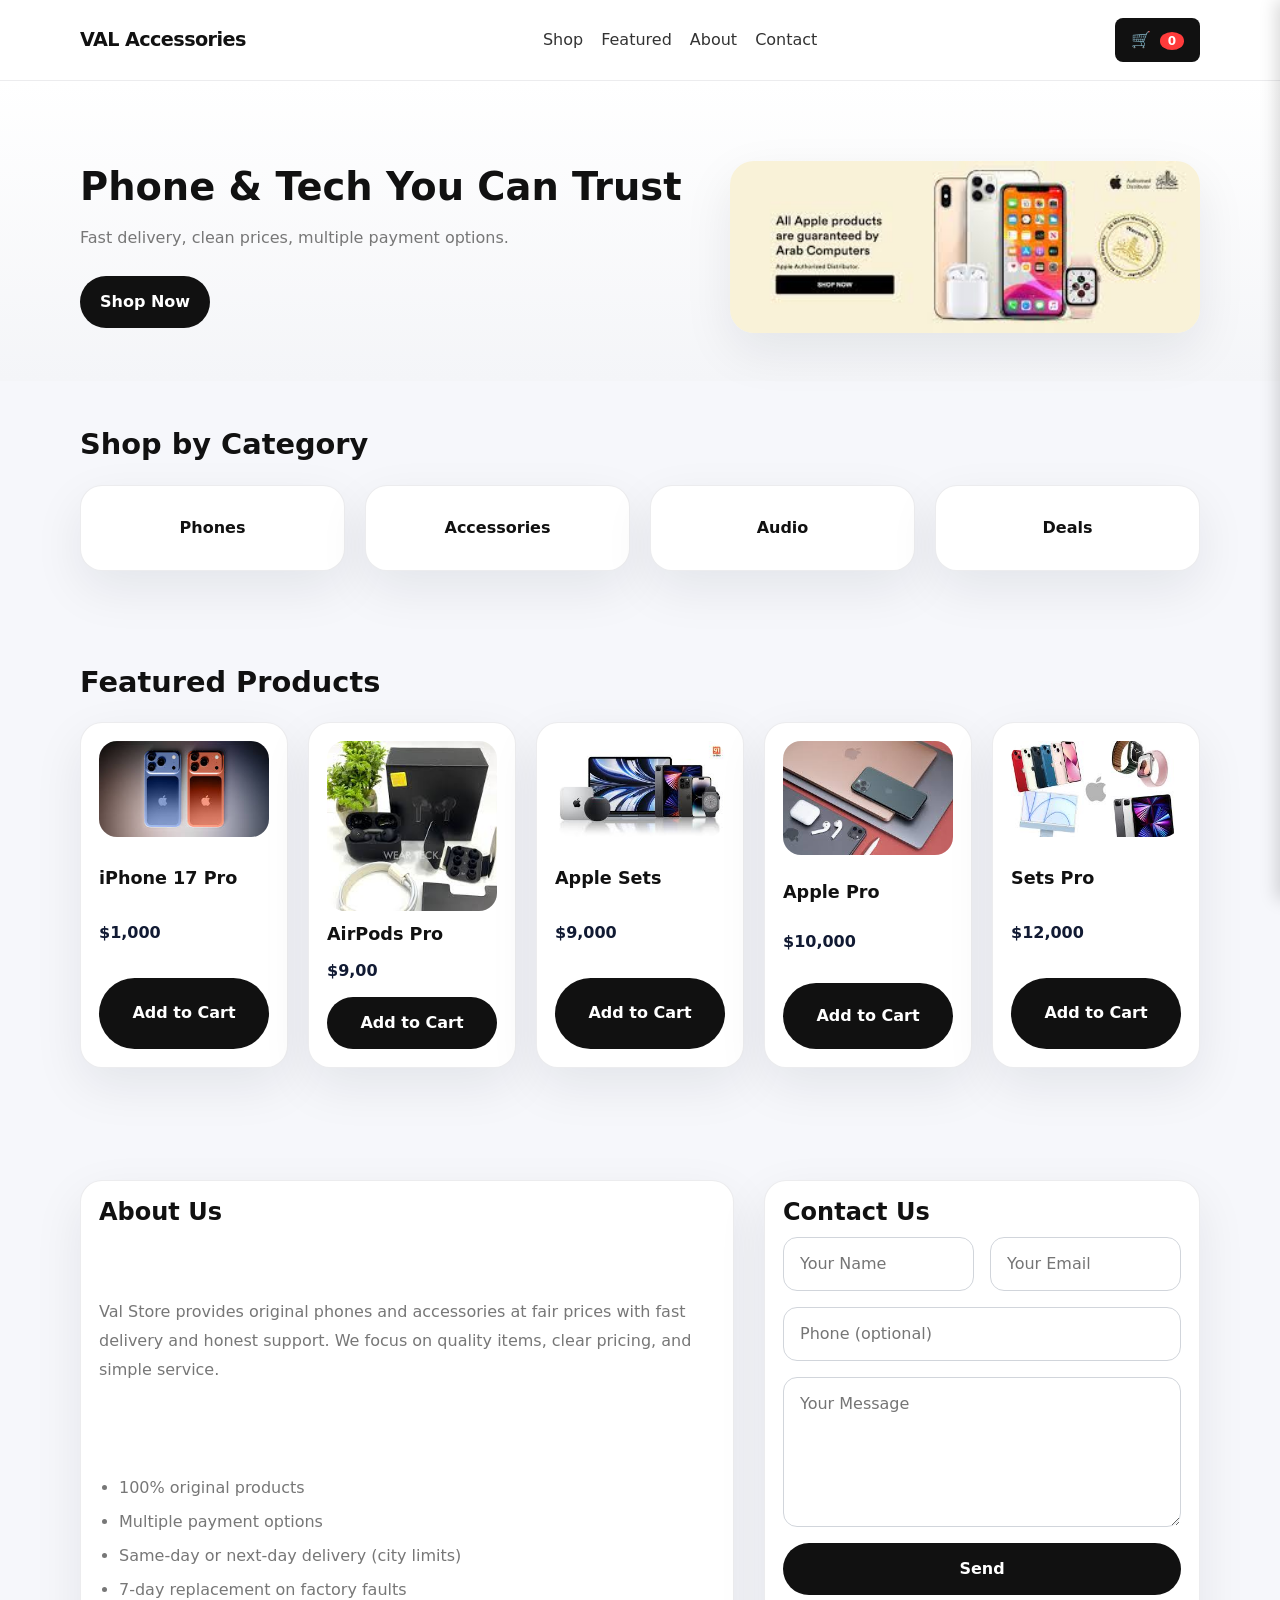
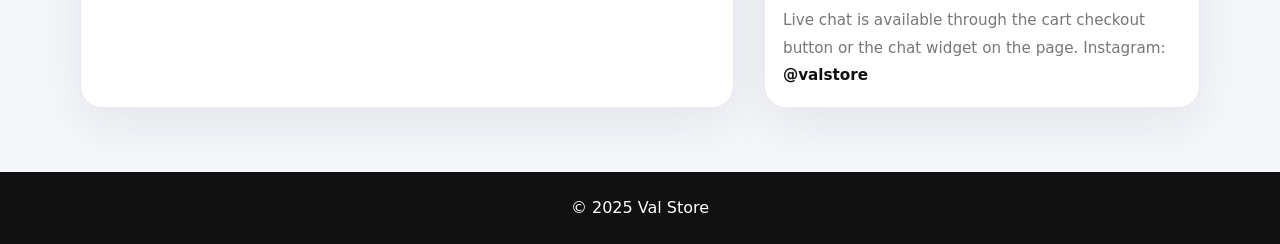
<file: index.html>
<!DOCTYPE html>
<html lang="en">
<head>
    <meta charset="UTF-8">
    <meta name="viewport" content="width=device-width, initial-scale=1.0">
    <title>Val Phone Accessories Store</title>
    <link rel="stylesheet" href="styles.css">
</head>
<body>
    <!-- HEADER -->
    <header class="site-header">
        <div class="container topbar">
            <div class="brand">VAL Accessories</div>
            <nav class="nav">
                <a href="shop.html">Shop</a>
                <a href="#featured">Featured</a>
                <a href="about.html">About</a>
                <a href="contact.html">Contact</a>
            </nav>
            <button class="cart-toggle" id="cartToggle" aria-label="Open cart">
                🛒 <span class="cart-count" id="cartCount">0</span>
            </button>
        </div>
    </header>

    <!-- HERO -->
    <section class="hero">
        <div class="container hero-inner">
            <div class="hero-text">
                <h2>Phone & Tech You Can Trust</h2>
                <p>Fast delivery, clean prices, multiple payment options.</p>
                <a href="shop.html" class="btn">Shop Now</a>
            </div>
            <div class="hero-img">
                <img src="banner.jpeg" alt="Hero Banner">
            </div>
        </div>
    </section>

    <!-- CATEGORIES -->
    <section class="categories container" id="shop">
        <h2>Shop by Category</h2>
        <div class="grid">
            <div class="cat-card">Phones</div>
            <div class="cat-card">Accessories</div>
            <div class="cat-card">Audio</div>
            <div class="cat-card">Deals</div>
        </div>
    </section>

    <!-- FEATURED PRODUCTS -->
    <section class="featured container" id="featured">
        <h2>Featured Products</h2>
        <div class="grid">
            <div class="product-card" data-id="iphone-17pro" data-name="iPhone 17 Pro" data-price="30000" data-img="iphone-17pro.jpeg">
                <img src="iphone-17pro.jpeg" alt="iPhone 17 Pro">
                <h3>iPhone 17 Pro</h3>
                <p class="price">$1,000</p>
                <button class="btn add-to-cart">Add to Cart</button>
            </div>
            <div class="product-card" data-id="airpods-pro" data-name="AirPods Pro" data-price="13000" data-img="AirPods-pro.jpeg">
                <img src="AirPods-pro.jpeg" alt="AirPods Pro">
                <h3>AirPods Pro</h3>
                <p class="price">$9,00</p>
                <button class="btn add-to-cart">Add to Cart</button>
            </div>
            <div class="product-card" data-id="apple-sets" data-name="Apple Sets" data-price="18000" data-img="nice.jpeg">
                <img src="nice.jpeg" alt="Apple Sets">
                <h3>Apple Sets</h3>
                <p class="price">$9,000</p>
                <button class="btn add-to-cart">Add to Cart</button>
            </div>
            <div class="product-card" data-id="apple-pro" data-name="Apple Pro" data-price="22000" data-img="okay.jpeg">
                <img src="okay.jpeg" alt="Apple Pro">
                <h3>Apple Pro</h3>
                <p class="price">$10,000</p>
                <button class="btn add-to-cart">Add to Cart</button>
            </div>
            <div class="product-card" data-id="sets-pro" data-name="Sets Pro" data-price="25000" data-img="good.jpeg">
                <img src="good.jpeg" alt="Sets Pro">
                <h3>Sets Pro</h3>
                <p class="price">$12,000</p>
                <button class="btn add-to-cart">Add to Cart</button>
            </div>
        </div>
    </section>

    <!-- ABOUT / CONTACT -->
    <section class="section">
        <div class="container about-contact">
            <div class="card about">
                <h2>About Us</h2>
                <p>
                    Val Store provides original phones and accessories at fair prices with fast delivery
                    and honest support. We focus on quality items, clear pricing, and simple service.
                </p>
                <ul class="bullets">
                    <li>100% original products</li>
                    <li>Multiple payment options</li>
                    <li>Same-day or next-day delivery (city limits)</li>
                    <li>7-day replacement on factory faults</li>
                </ul>
            </div>

            <div class="card contact" id="contact">
                <h2>Contact Us</h2>
                <form class="contact-form" action="#" method="post">
                    <div class="grid2">
                        <input type="text" name="name" placeholder="Your Name" required>
                        <input type="email" name="email" placeholder="Your Email" required>
                    </div>
                    <input type="tel" name="phone" placeholder="Phone (optional)">
                    <textarea name="message" rows="5" placeholder="Your Message" required></textarea>
                    <button type="submit" class="btn">Send</button>
                </form>
                <div class="small print">
                    Live chat is available through the cart checkout button or the chat widget on the page.
                    Instagram: <a href="#" target="_blank">@valstore</a>
                </div>
            </div>
        </div>
    </section>

    <!-- FOOTER -->
    <footer class="site-footer">
        <div class="container">
            <p>© 2025 Val Store</p>
        </div>
    </footer>

    <!-- CART SLIDEOUT -->
    <div class="cart-overlay" id="cartOverlay"></div>
    <aside class="cart-drawer" id="cartDrawer" aria-hidden="true">
        <div class="cart-header">
            <h3>Your Cart</h3>
            <button class="cart-close" id="cartClose" aria-label="Close cart">✕</button>
        </div>
        <div class="cart-items" id="cartItems"></div>
        <div class="cart-footer">
            <div class="cart-total">
                <span>Total:</span>
                <strong id="cartTotal">$0</strong>
            </div>
            <div class="cart-actions" style="display:flex;gap:10px;flex-wrap:wrap;">
                <button class="btn btn-checkout" id="checkoutBtn">Checkout via Chat</button>
                <button class="btn" id="copyOrderBtn" type="button">Copy Order Text</button>
            </div>
            <p class="cart-note">You'll be connected to live chat to complete your order, receive a secure payment link, and confirm delivery details (state, phone, address, email). Use the "Copy Order Text" button to copy and paste into live chat.</p>
        </div>
    </aside>

    <!--Start of Tawk.to Script-->
<script type="text/javascript">
var Tawk_API=Tawk_API||{}, Tawk_LoadStart=new Date();
(function(){
var s1=document.createElement("script"),s0=document.getElementsByTagName("script")[0];
s1.async=true;
s1.src='https://embed.tawk.to/6a3216aeb6462d1d44111452/default';
s1.charset='UTF-8';
s1.setAttribute('crossorigin','*');
s0.parentNode.insertBefore(s1,s0);
})();
</script>
<!--End of Tawk.to Script-->

    <script src="app.js"></script>
</body>
</html>
</file>
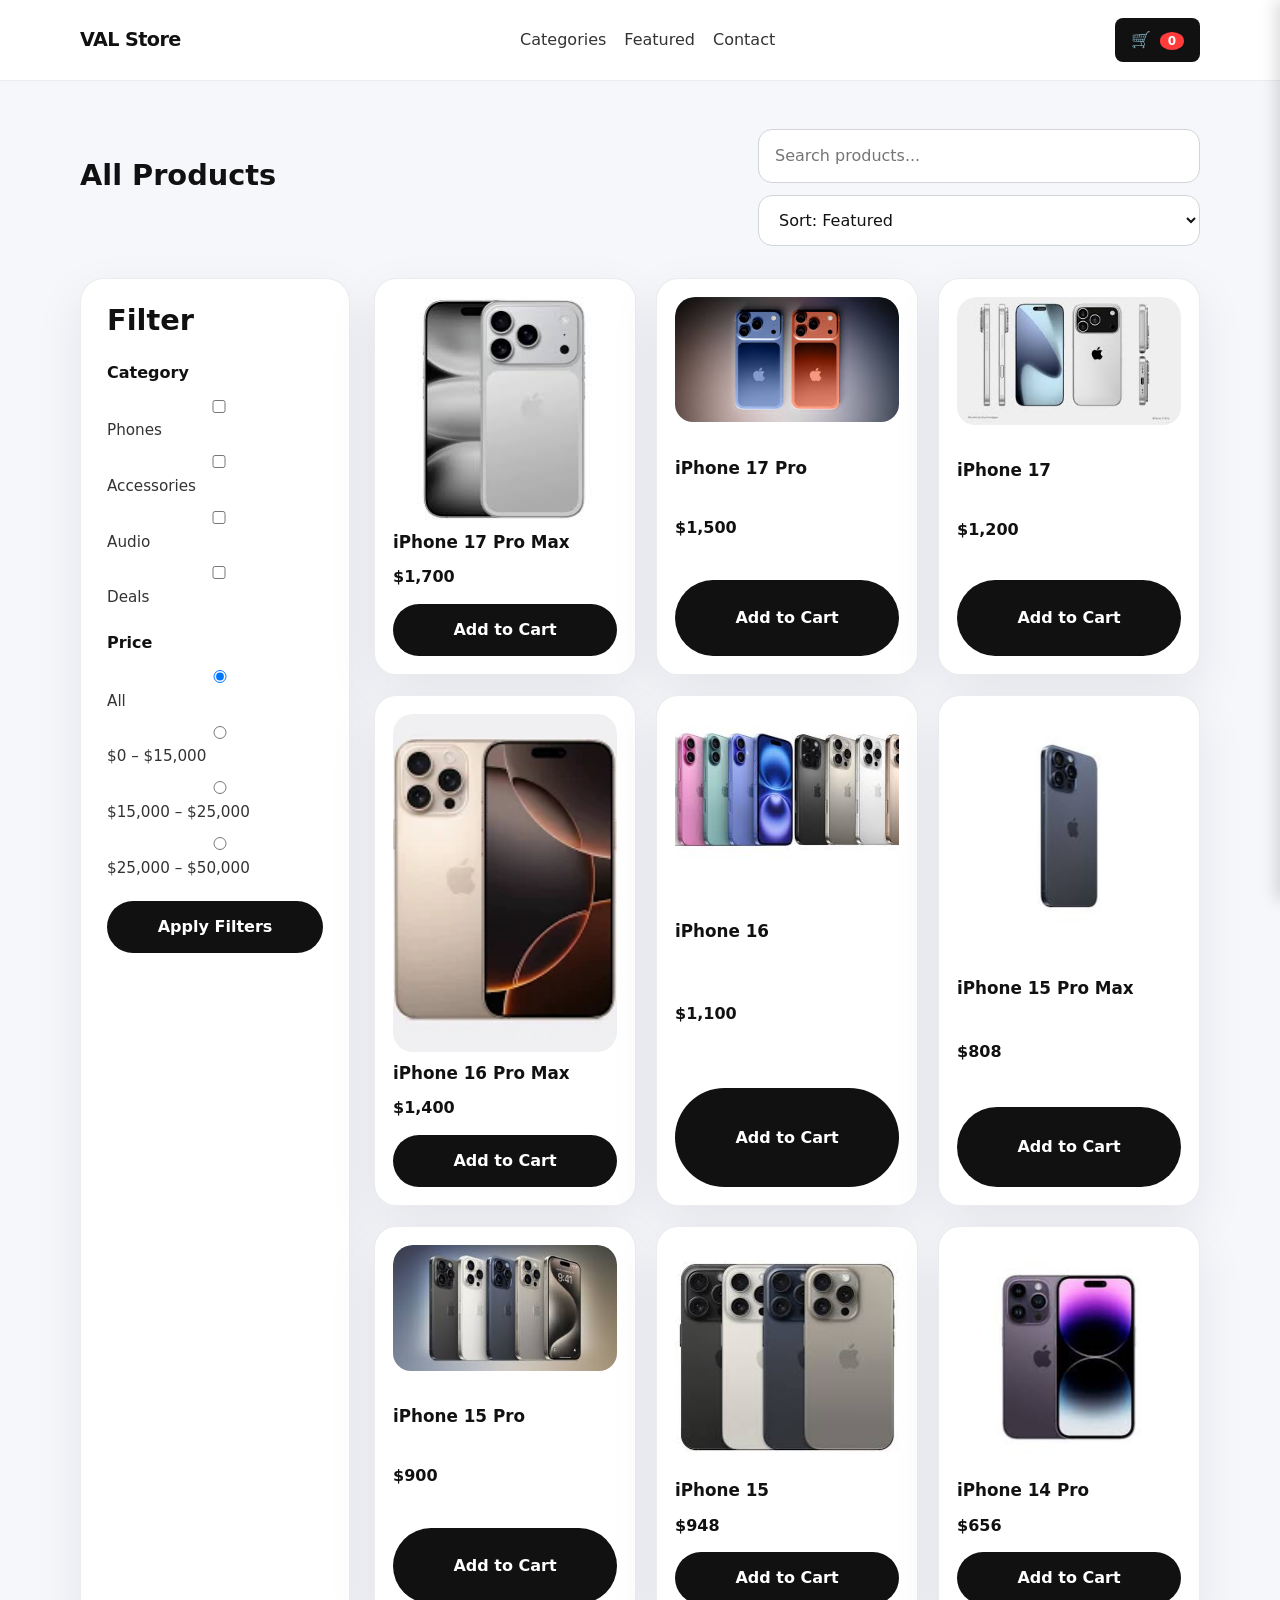
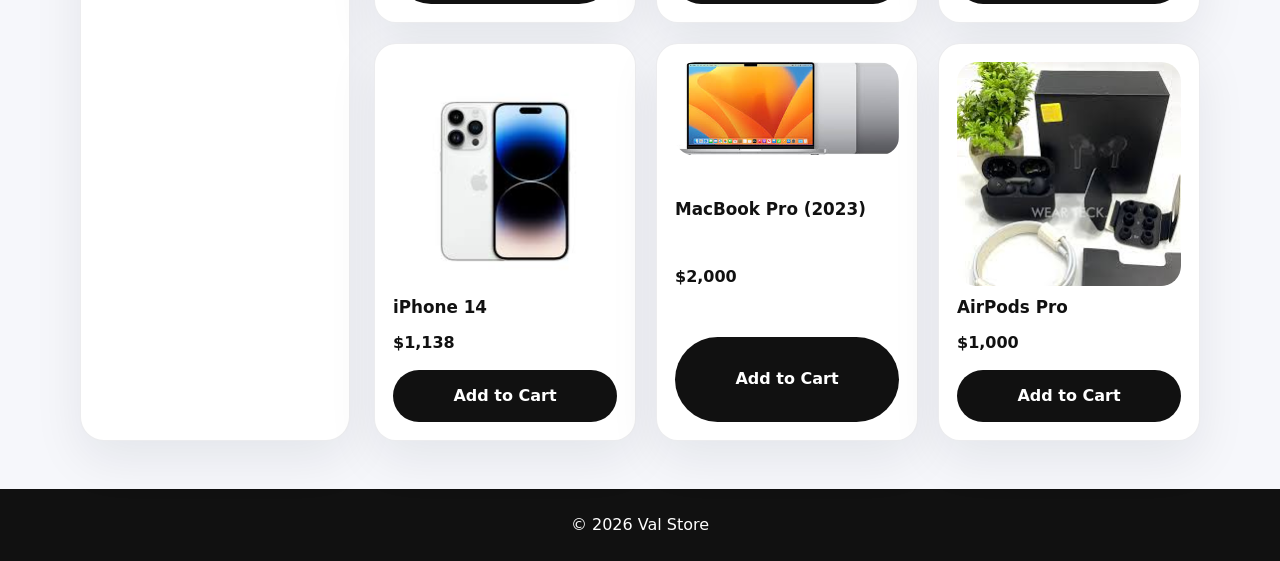
<file: shop.html>
<!DOCTYPE html>
<html lang="en">
<head>
    <meta charset="UTF-8">
    <meta name="viewport" content="width=device-width, initial-scale=1.0">
    <title>Shop - All Products</title>
    <link rel="stylesheet" href="styles.css">
</head>
<body>
    <header class="site-header">
        <div class="container topbar">
            <a class="brand" href="index.html">VAL Store</a>
            <nav class="nav">
                <a href="index.html#shop">Categories</a>
                <a href="index.html#featured">Featured</a>
                <a href="index.html#contact">Contact</a>
            </nav>
            <button class="cart-toggle" id="cartToggle" aria-label="Open cart">
                🛒 <span class="cart-count" id="cartCount">0</span>
            </button>
        </div>
    </header>

    <main class="container shop">
        <div class="shop-toolbar">
            <h1>All Products</h1>
            <div class="controls">
                <input id="search" class="input" placeholder="Search products..." aria-label="Search">
                <select class="input" aria-label="Sort">
                    <option value="featured">Sort: Featured</option>
                    <option value="price-asc">Price: Low → High</option>
                    <option value="price-desc">Price: High → Low</option>
                    <option value="name-asc">Name: A → Z</option>
                </select>
            </div>
        </div>

        <div class="shop-layout">
            <aside class="filters">
                <h3>Filter</h3>
                <div class="filter-group">
                    <b>Category</b>
                    <label><input type="checkbox" name="cat" value="phones"> Phones</label>
                    <label><input type="checkbox" name="cat" value="accessories"> Accessories</label>
                    <label><input type="checkbox" name="cat" value="audio"> Audio</label>
                    <label><input type="checkbox" name="cat" value="deals"> Deals</label>
                </div>
                <div class="filter-group">
                    <b>Price</b>
                    <label><input type="radio" name="price" value="all" checked> All</label>
                    <label><input type="radio" name="price" value="0-15000"> $0 – $15,000</label>
                    <label><input type="radio" name="price" value="15000-25000"> $15,000 – $25,000</label>
                    <label><input type="radio" name="price" value="25000-50000"> $25,000 – $50,000</label>
                </div>
                <button class="btn btn-apply" id="applyFilters" type="button">Apply Filters</button>
            </aside>

            <section class="plp">
                <div class="products-grid" id="grid">
                    <article class="card" data-id="iphone-17pro-max" data-name="iPhone 17 Pro Max" data-price="35000" data-img="iphone-17pro max.jpeg" data-cat="phones">
                        <a class="img-wrap" href="product-iphone-17pro-max.html">
                            <img src="iphone-17pro max.jpeg" alt="iPhone 17 Pro Max" loading="lazy">
                        </a>
                        <h3>iPhone 17 Pro Max</h3>
                        <p class="price">$1,700</p>
                        <button class="btn add-to-cart">Add to Cart</button>
                    </article>

                    <article class="card" data-id="iphone-17pro" data-name="iPhone 17 Pro" data-price="30000" data-img="iphone-17pro.jpeg" data-cat="phones">
                        <a class="img-wrap" href="product-iphone-17pro.html">
                            <img src="iphone-17pro.jpeg" alt="iPhone 17 Pro" loading="lazy">
                        </a>
                        <h3>iPhone 17 Pro</h3>
                        <p class="price">$1,500</p>
                        <button class="btn add-to-cart">Add to Cart</button>
                    </article>

                    <article class="card" data-id="iphone-17" data-name="iPhone 17" data-price="25000" data-img="iphone-17.jpeg" data-cat="phones">
                        <a class="img-wrap" href="product-iphone-17.html">
                            <img src="iphone-17.jpeg" alt="iPhone 17" loading="lazy">
                        </a>
                        <h3>iPhone 17</h3>
                        <p class="price">$1,200</p>
                        <button class="btn add-to-cart">Add to Cart</button>
                    </article>

                    <article class="card" data-id="iphone-16promax" data-name="iPhone 16 Pro Max" data-price="23000" data-img="iphone-16promax.jpeg" data-cat="phones">
                        <a class="img-wrap" href="product-iphone-16promax.html">
                            <img src="iphone-16promax.jpeg" alt="iPhone 16 Pro Max" loading="lazy">
                        </a>
                        <h3>iPhone 16 Pro Max</h3>
                        <p class="price">$1,400</p>
                        <button class="btn add-to-cart">Add to Cart</button>
                    </article>

                    <article class="card" data-id="iphone-16" data-name="iPhone 16" data-price="20000" data-img="iphone-16.jpeg" data-cat="phones">
                        <a class="img-wrap" href="product-iphone-16.html">
                            <img src="iphone-16.jpeg" alt="iPhone 16" loading="lazy">
                        </a>
                        <h3>iPhone 16</h3>
                        <p class="price">$1,100</p>
                        <button class="btn add-to-cart">Add to Cart</button>
                    </article>

                    <article class="card" data-id="iphone-15promax" data-name="iPhone 15 Pro Max" data-price="18000" data-img="iphone-15pro max.jpeg" data-cat="phones">
                        <a class="img-wrap" href="product-iphone-15promax.html">
                            <img src="iphone-15pro max.jpeg" alt="iPhone 15 Pro Max" loading="lazy">
                        </a>
                        <h3>iPhone 15 Pro Max</h3>
                        <p class="price">$808</p>
                        <button class="btn add-to-cart">Add to Cart</button>
                    </article>

                    <article class="card" data-id="iphone-15pro" data-name="iPhone 15 Pro" data-price="16000" data-img="iphone-15pro.jpeg" data-cat="phones">
                        <a class="img-wrap" href="product-iphone-15pro.html">
                            <img src="iphone-15pro.jpeg" alt="iPhone 15 Pro" loading="lazy">
                        </a>
                        <h3>iPhone 15 Pro</h3>
                        <p class="price">$900</p>
                        <button class="btn add-to-cart">Add to Cart</button>
                    </article>

                    <article class="card" data-id="iphone-15" data-name="iPhone 15" data-price="15000" data-img="iphone-15.jpeg" data-cat="phones">
                        <a class="img-wrap" href="product-iphone-15.html">
                            <img src="iphone-15.jpeg" alt="iPhone 15" loading="lazy">
                        </a>
                        <h3>iPhone 15</h3>
                        <p class="price">$948</p>
                        <button class="btn add-to-cart">Add to Cart</button>
                    </article>

                    <article class="card" data-id="iphone-14pro" data-name="iPhone 14 Pro" data-price="14000" data-img="iphone-14pro.jpeg" data-cat="phones">
                        <a class="img-wrap" href="product-iphone-14pro.html">
                            <img src="iphone-14pro.jpeg" alt="iPhone 14 Pro" loading="lazy">
                        </a>
                        <h3>iPhone 14 Pro</h3>
                        <p class="price">$656</p>
                        <button class="btn add-to-cart">Add to Cart</button>
                    </article>

                    <article class="card" data-id="iphone-14" data-name="iPhone 14" data-price="13000" data-img="iphone-14.jpeg" data-cat="phones">
                        <a class="img-wrap" href="product-iphone-14.html">
                            <img src="iphone-14.jpeg" alt="iPhone 14" loading="lazy">
                        </a>
                        <h3>iPhone 14</h3>
                        <p class="price">$1,138</p>
                        <button class="btn add-to-cart">Add to Cart</button>
                    </article>

                    <article class="card" data-id="macbook-pro" data-name="MacBook Pro 2023" data-price="27000" data-img="MacBook Pro-inch,2023.jpeg" data-cat="phones">
                        <a class="img-wrap" href="product-macbook-pro.html">
                            <img src="MacBook Pro-inch,2023.jpeg" alt="MacBook Pro" loading="lazy">
                        </a>
                        <h3>MacBook Pro (2023)</h3>
                        <p class="price">$2,000</p>
                        <button class="btn add-to-cart">Add to Cart</button>
                    </article>

                    <article class="card" data-id="airpods-pro" data-name="AirPods Pro" data-price="13000" data-img="AirPods-pro.jpeg" data-cat="audio">
                        <a class="img-wrap" href="product-airpods-pro.html">
                            <img src="AirPods-pro.jpeg" alt="AirPods Pro" loading="lazy">
                        </a>
                        <h3>AirPods Pro</h3>
                        <p class="price">$1,000</p>
                        <button class="btn add-to-cart">Add to Cart</button>
                    </article>
                </div>
            </section>
        </div>
    </main>

    <footer class="site-footer">
        <div class="container">
            <p>© <span id="y"></span> Val Store</p>
        </div>
    </footer>

    <!-- CART SLIDEOUT -->
    <div class="cart-overlay" id="cartOverlay"></div>
    <aside class="cart-drawer" id="cartDrawer" aria-hidden="true">
        <div class="cart-header">
            <h3>Your Cart</h3>
            <button class="cart-close" id="cartClose" aria-label="Close cart">✕</button>
        </div>
        <div class="cart-items" id="cartItems"></div>
        <div class="cart-footer">
            <div class="cart-total">
                <span>Total:</span>
                <strong id="cartTotal">$0</strong>
            </div>
            <div class="cart-actions" style="display:flex;gap:10px;flex-wrap:wrap;">
                <button class="btn btn-checkout" id="checkoutBtn">Checkout via Chat</button>
                <button class="btn" id="copyOrderBtn" type="button">Copy Order Text</button>
            </div>
            <p class="cart-note">You'll be connected to live chat to complete your order, receive a secure payment link, and confirm delivery details (state, phone, address, email). Use the "Copy Order Text" button to copy and paste into live chat.</p>
        </div>
    </aside>

    <!--Start of Tawk.to Script-->
    <script type="text/javascript">
    var Tawk_API=Tawk_API||{}, Tawk_LoadStart=new Date();
    (function(){
    var s1=document.createElement("script"),s0=document.getElementsByTagName("script")[0];
    s1.async=true;
    s1.src='https://embed.tawk.to/6a3216aeb6462d1d44111452/default';
    s1.charset='UTF-8';
    s1.setAttribute('crossorigin','*');
    s0.parentNode.insertBefore(s1,s0);
    })();
    </script>
    <!--End of Tawk.to Script-->

    <script src="app.js"></script>
</body>
</html>
</file>
<file: styles.css>
:root {
    color-scheme: light;
    font-family: Inter, system-ui, -apple-system, BlinkMacSystemFont, "Segoe UI", sans-serif;
    font-size: 16px;
    line-height: 1.5;
    color: #111;
    background: #f7f7f7;
    --surface: #ffffff;
    --muted: #777;
    --border: #e5e7eb;
    --accent: #111;
    --accent-soft: #111a33;
    --primary: #111;
    --primary-soft: #f4f4f5;
    --shadow: 0 18px 50px rgba(17, 24, 39, 0.08);
}

* {
    box-sizing: border-box;
}

html {
    scroll-behavior: smooth;
}

body {
    margin: 0;
    min-height: 100vh;
    background: #f6f7fb;
}

img {
    max-width: 100%;
    display: block;
}

a {
    color: inherit;
    text-decoration: none;
}

button,
input,
select,
textarea {
    font: inherit;
}

button {
    cursor: pointer;
}

.container {
    width: min(1120px, calc(100% - 32px));
    margin: 0 auto;
}

body, input, textarea, select, button {
    font-family: inherit;
}

h1, h2, h3, h4, h5, h6 {
    margin: 0;
    line-height: 1.1;
}

p {
    margin: 0;
}

.section {
    padding: 64px 0;
}

.site-header {
    background: #fff;
    border-bottom: 1px solid rgba(15, 23, 42, 0.08);
    position: sticky;
    top: 0;
    z-index: 20;
}

.site-header .container {
    display: flex;
    align-items: center;
    justify-content: space-between;
    gap: 16px;
    padding: 18px 0;
}

.brand {
    font-size: 1.2rem;
    font-weight: 700;
    letter-spacing: -0.03em;
}

.nav {
    display: flex;
    flex-wrap: wrap;
    gap: 18px;
    align-items: center;
}

.nav a {
    color: #333;
    transition: color 0.2s ease;
}

.nav a:hover {
    color: #111;
}

.hero {
    padding: 80px 0 48px;
    background: linear-gradient(180deg, #ffffff 0%, #f4f5f8 100%);
}

.hero-inner {
    display: grid;
    grid-template-columns: 1.3fr 1fr;
    gap: 40px;
    align-items: center;
}

.hero-text h2 {
    font-size: clamp(2rem, 3vw, 3.25rem);
    margin-bottom: 18px;
}

.hero-text p {
    max-width: 560px;
    color: var(--muted);
    margin-bottom: 26px;
}

.hero .btn {
    display: inline-flex;
    align-items: center;
}

.hero-img img {
    width: 100%;
    border-radius: 24px;
    box-shadow: var(--shadow);
}

.categories,
.featured {
    padding: 48px 0;
}

.categories h2,
.featured h2,
.shop-toolbar h1,
.filters h3 {
    font-size: 1.8rem;
    margin-bottom: 24px;
}

.grid,
.products-grid {
    display: grid;
    gap: 20px;
}

.grid {
    grid-template-columns: repeat(auto-fit, minmax(180px, 1fr));
}

.cat-card,
.product-card,
.card {
    background: var(--surface);
    border: 1px solid rgba(15, 23, 42, 0.08);
    border-radius: 22px;
    box-shadow: var(--shadow);
}

.cat-card {
    padding: 30px 22px;
    text-align: center;
    font-weight: 600;
}

.product-card {
    overflow: hidden;
    display: grid;
    gap: 14px;
    padding: 18px;
}

.product-card img,
.card img {
    width: 100%;
    border-radius: 18px;
    object-fit: cover;
}

.product-card h3,
.card h3 {
    font-size: 1.1rem;
}

.product-card .price,
.card .price {
    margin: 0;
    color: var(--accent-soft);
    font-weight: 700;
}

.btn {
    display: inline-flex;
    align-items: center;
    justify-content: center;
    padding: 14px 20px;
    border-radius: 999px;
    border: none;
    background: var(--primary);
    color: #fff;
    font-weight: 600;
    transition: transform 0.2s ease, background 0.2s ease;
    text-decoration: none;
}

.btn:hover {
    background: #000;
    transform: translateY(-1px);
}

.about-contact {
    display: grid;
    grid-template-columns: 1.2fr 0.8fr;
    gap: 30px;
}

.card {
    padding: 30px;
}

.about p,
.card p,
.small {
    color: var(--muted);
    line-height: 1.8;
}

.bullets {
    padding-left: 20px;
    margin-top: 18px;
    color: var(--muted);
}

.bullets li {
    margin-bottom: 10px;
}

.contact-form {
    display: grid;
    gap: 16px;
}

.grid2 {
    display: grid;
    gap: 16px;
    grid-template-columns: repeat(2, minmax(0, 1fr));
}

input,
textarea,
select {
    width: 100%;
    border: 1px solid #d1d5db;
    border-radius: 14px;
    padding: 14px 16px;
    background: #fff;
    color: #111;
    transition: border-color 0.2s ease, box-shadow 0.2s ease;
}

input:focus,
textarea:focus,
select:focus {
    outline: none;
    border-color: #111;
    box-shadow: 0 0 0 4px rgba(17, 24, 39, 0.06);
}

.small {
    font-size: 0.95rem;
}

.print a {
    color: #111;
    font-weight: 600;
}

.site-footer {
    background: #111;
    color: #fff;
    padding: 24px 0;
}

.site-footer .container {
    display: flex;
    justify-content: center;
}

.shop {
    padding: 48px 0;
}

.shop-toolbar {
    display: flex;
    flex-wrap: wrap;
    align-items: center;
    justify-content: space-between;
    gap: 20px;
    margin-bottom: 32px;
}

.controls {
    display: flex;
    flex-wrap: wrap;
    gap: 12px;
    align-items: center;
}

.input {
    min-width: 180px;
}

.shop-layout {
    display: grid;
    grid-template-columns: 270px minmax(0, 1fr);
    gap: 24px;
}

.filters {
    background: var(--surface);
    border: 1px solid rgba(15, 23, 42, 0.08);
    border-radius: 24px;
    padding: 26px;
    box-shadow: var(--shadow);
}

.filters b {
    display: block;
    margin-bottom: 12px;
    color: #111;
}

.filter-group {
    margin-bottom: 22px;
}

.filter-group label {
    display: block;
    margin-bottom: 10px;
    color: #333;
    font-size: 0.95rem;
}

.btn-apply {
    width: 100%;
}

.plp {
    display: grid;
    gap: 24px;
}

.products-grid {
    grid-template-columns: repeat(auto-fill, minmax(220px, 1fr));
}

.card {
    overflow: hidden;
    padding: 18px;
    display: grid;
    gap: 12px;
}

.card h3 {
    font-size: 1.05rem;
}

.img-wrap {
    display: block;
    overflow: hidden;
    border-radius: 20px;
}

.card .price {
    color: #111;
    font-weight: 700;
}

.card button {
    width: 100%;
}

.cart-toggle {
    background: #111;
    color: #fff;
    border: none;
    padding: 10px 16px;
    border-radius: 8px;
    cursor: pointer;
    font-size: 16px;
    position: relative;
    transition: transform 0.2s;
}

.cart-toggle.bump { transform: scale(1.15); }

.cart-count {
    background: #ff3b3b;
    color: #fff;
    border-radius: 50%;
    padding: 2px 8px;
    font-size: 12px;
    margin-left: 4px;
    font-weight: bold;
}

.cart-overlay {
    position: fixed; inset: 0;
    background: rgba(0,0,0,0.5);
    opacity: 0; visibility: hidden;
    transition: opacity 0.3s;
    z-index: 998;
}
.cart-overlay.open { opacity: 1; visibility: visible; }

.cart-drawer {
    position: fixed; top: 0; right: 0;
    width: 380px; max-width: 92vw;
    height: 100vh;
    background: #fff;
    box-shadow: -4px 0 16px rgba(0,0,0,0.15);
    transform: translateX(100%);
    transition: transform 0.3s;
    z-index: 999;
    display: flex; flex-direction: column;
}
.cart-drawer.open { transform: translateX(0); }

.cart-header {
    display: flex; justify-content: space-between; align-items: center;
    padding: 18px 20px;
    border-bottom: 1px solid #eee;
}
.cart-header h3 { margin: 0; }
.cart-close {
    background: none; border: none; font-size: 20px; cursor: pointer;
}

.cart-items {
    flex: 1; overflow-y: auto; padding: 16px 20px;
}
.cart-empty { text-align: center; color: #888; margin-top: 40px; }

.cart-item {
    display: flex; gap: 12px;
    padding: 12px 0;
    border-bottom: 1px solid #f1f1f1;
}
.cart-item img {
    width: 70px; height: 70px; object-fit: cover;
    border-radius: 8px;
    background: #f7f7f7;
}
.cart-item-info { flex: 1; }
.cart-item-info h4 { margin: 0 0 4px; font-size: 15px; }
.cart-item-price { margin: 0 0 8px; color: #555; font-size: 14px; }
.qty-controls { display: flex; align-items: center; gap: 6px; flex-wrap: wrap; }
.qty-controls button {
    background: #f1f1f1; border: none; padding: 4px 10px;
    border-radius: 6px; cursor: pointer; font-size: 14px;
}
.qty-controls button.remove {
    background: transparent; color: #c00;
    margin-left: auto; font-size: 12px;
}
.qty-controls span { min-width: 24px; text-align: center; font-weight: 600; }

.cart-footer {
    padding: 16px 20px;
    border-top: 1px solid #eee;
    background: #fafafa;
}
.cart-total {
    display: flex; justify-content: space-between;
    font-size: 18px; margin-bottom: 12px;
}
.btn-checkout {
    width: 100%; padding: 14px;
    background: #111; color: #fff;
    border: none; border-radius: 8px;
    font-size: 16px; cursor: pointer;
    font-weight: 600;
}
.btn-checkout:hover { background: #000; }
.cart-note {
    font-size: 12px; color: #777;
    text-align: center; margin: 10px 0 0;
}

@media (max-width: 900px) {
    .hero-inner {
        grid-template-columns: 1fr;
    }

    .about-contact,
    .shop-layout {
        grid-template-columns: 1fr;
    }
}

@media (max-width: 720px) {
    .site-header .container,
    .shop-toolbar,
    .filters,
    .cart-header,
    .cart-footer {
        padding-left: 0;
        padding-right: 0;
    }

    .site-header .container {
        flex-direction: column;
        align-items: stretch;
    }

    .nav {
        justify-content: center;
    }

    .shop-toolbar {
        align-items: stretch;
    }

    .grid2 {
        grid-template-columns: 1fr;
    }

    .btn,
    .btn-apply,
    .card button {
        width: 100%;
    }
}

/* ==================== CHECKOUT MODAL ==================== */
.checkout-modal {
    position: fixed;
    inset: 0;
    z-index: 10000;
    display: flex;
    align-items: center;
    justify-content: center;
}

.modal-backdrop {
    position: absolute;
    inset: 0;
    background: rgba(0, 0, 0, 0.6);
}

.modal-content {
    position: relative;
    background: #fff;
    border-radius: 20px;
    box-shadow: 0 20px 60px rgba(0, 0, 0, 0.3);
    width: min(500px, 90vw);
    max-height: 90vh;
    display: flex;
    flex-direction: column;
    z-index: 10001;
}

.modal-header {
    display: flex;
    justify-content: space-between;
    align-items: center;
    padding: 20px 24px;
    border-bottom: 1px solid #e5e7eb;
}

.modal-header h2 {
    margin: 0;
    font-size: 1.4rem;
}

.modal-close {
    background: none;
    border: none;
    font-size: 28px;
    cursor: pointer;
    color: #666;
    padding: 0;
    width: 32px;
    height: 32px;
    display: flex;
    align-items: center;
    justify-content: center;
}

.modal-close:hover {
    color: #000;
}

.modal-body {
    padding: 20px 24px;
    overflow-y: auto;
}

.order-summary h3,
#checkoutForm h3 {
    margin-top: 0;
    margin-bottom: 12px;
    font-size: 1.1rem;
}

.order-summary p {
    margin: 0;
}

.form-group {
    margin-bottom: 14px;
}

.form-group label {
    display: block;
    margin-bottom: 6px;
    font-weight: 600;
    color: #111;
}

.form-group input,
.form-group textarea {
    width: 100%;
}

#checkoutForm .btn {
    margin-top: 16px;
}

/* Toast message */
.toast-msg {
    position: fixed;
    left: 50%;
    transform: translateX(-50%) translateY(10px);
    bottom: 20px;
    background: rgba(17,17,17,0.95);
    color: #fff;
    padding: 10px 16px;
    border-radius: 999px;
    font-size: 14px;
    opacity: 0;
    transition: opacity 200ms, transform 200ms;
    z-index: 12000;
}
.toast-msg.visible { opacity: 1; transform: translateX(-50%) translateY(0); }
</file>
